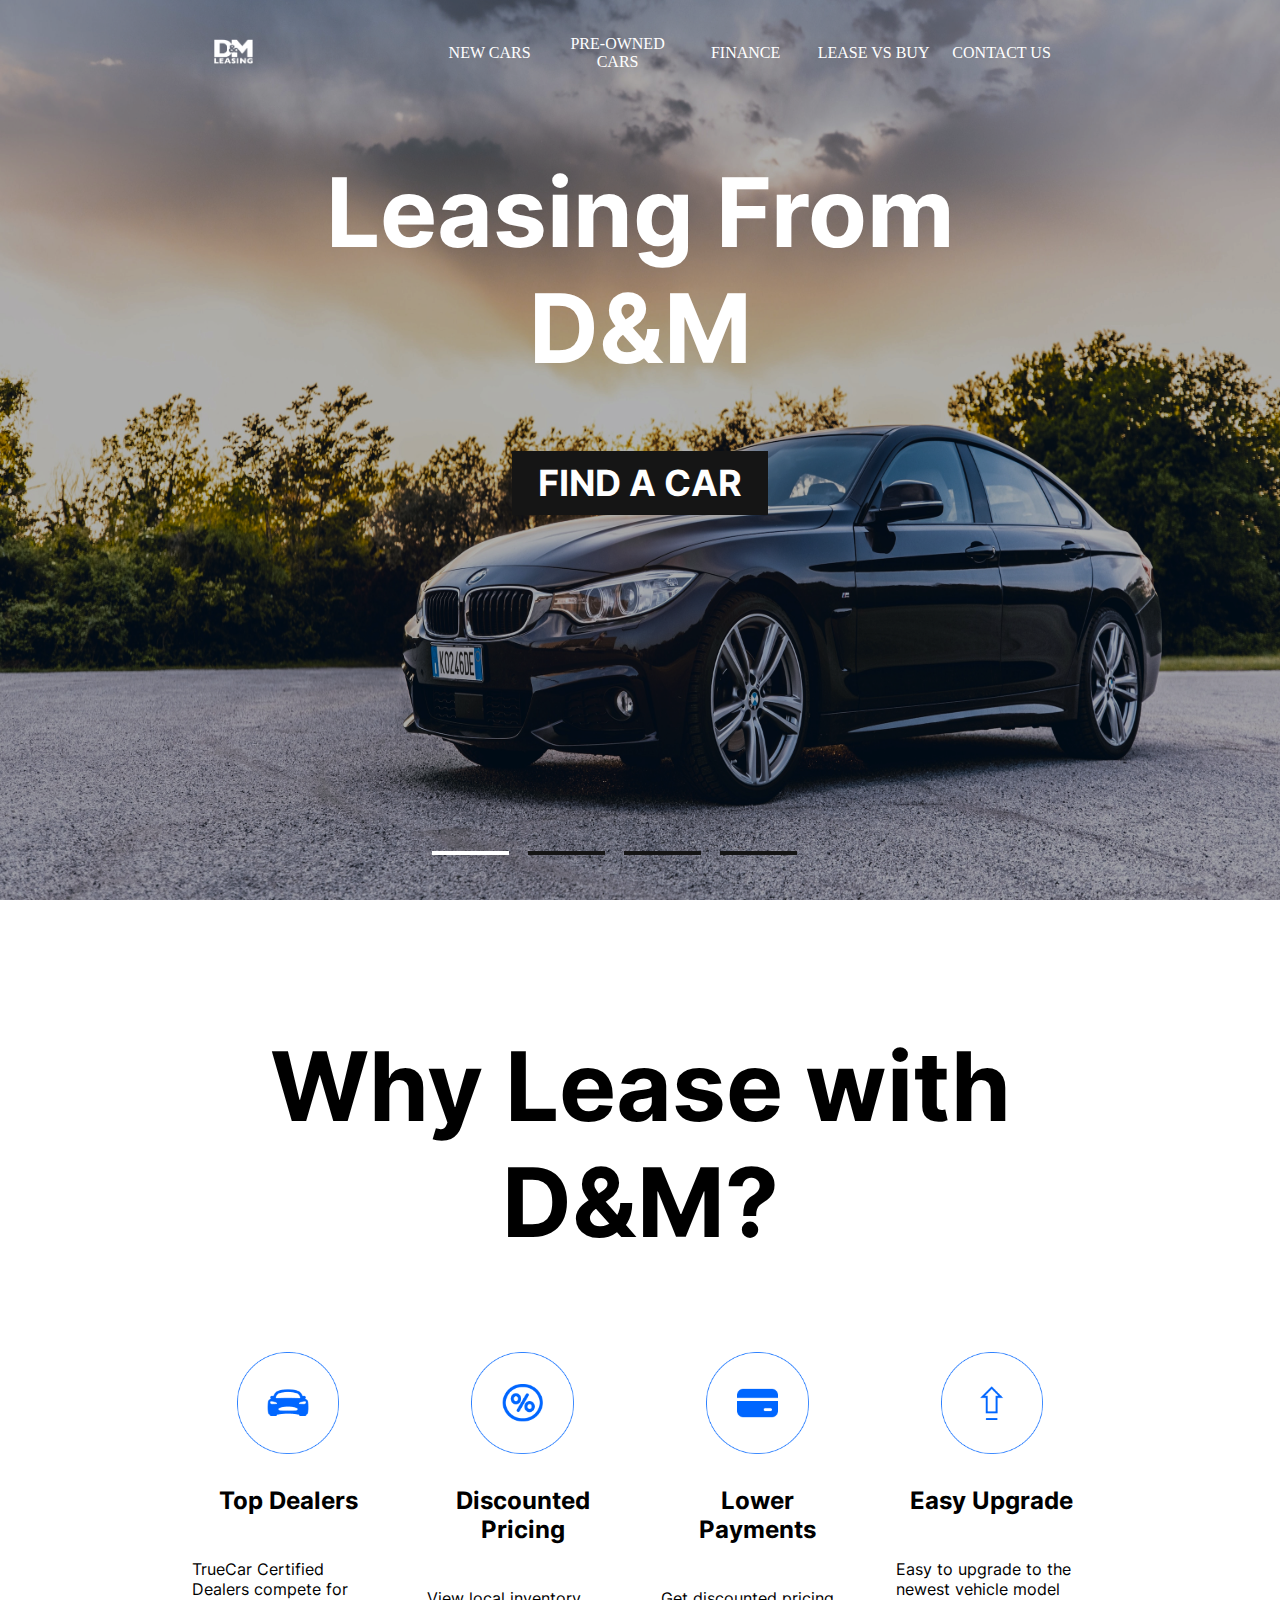
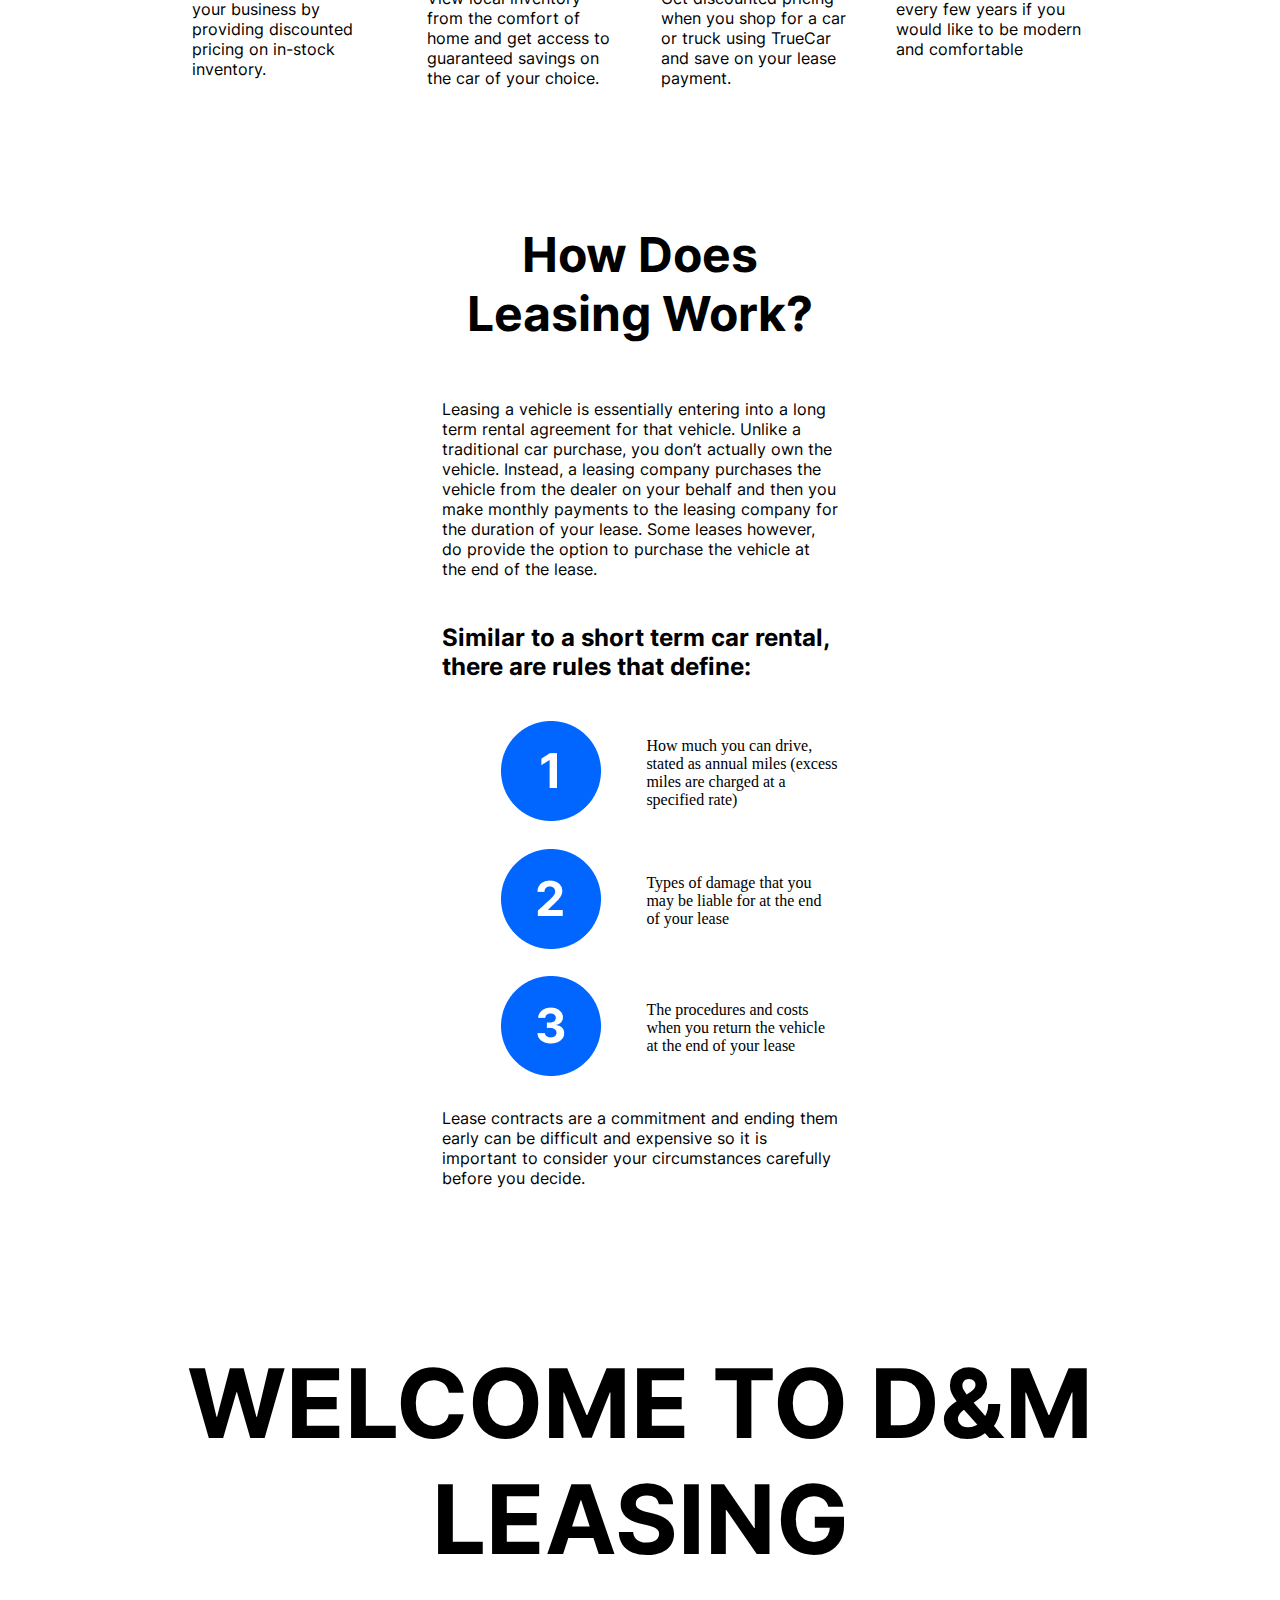
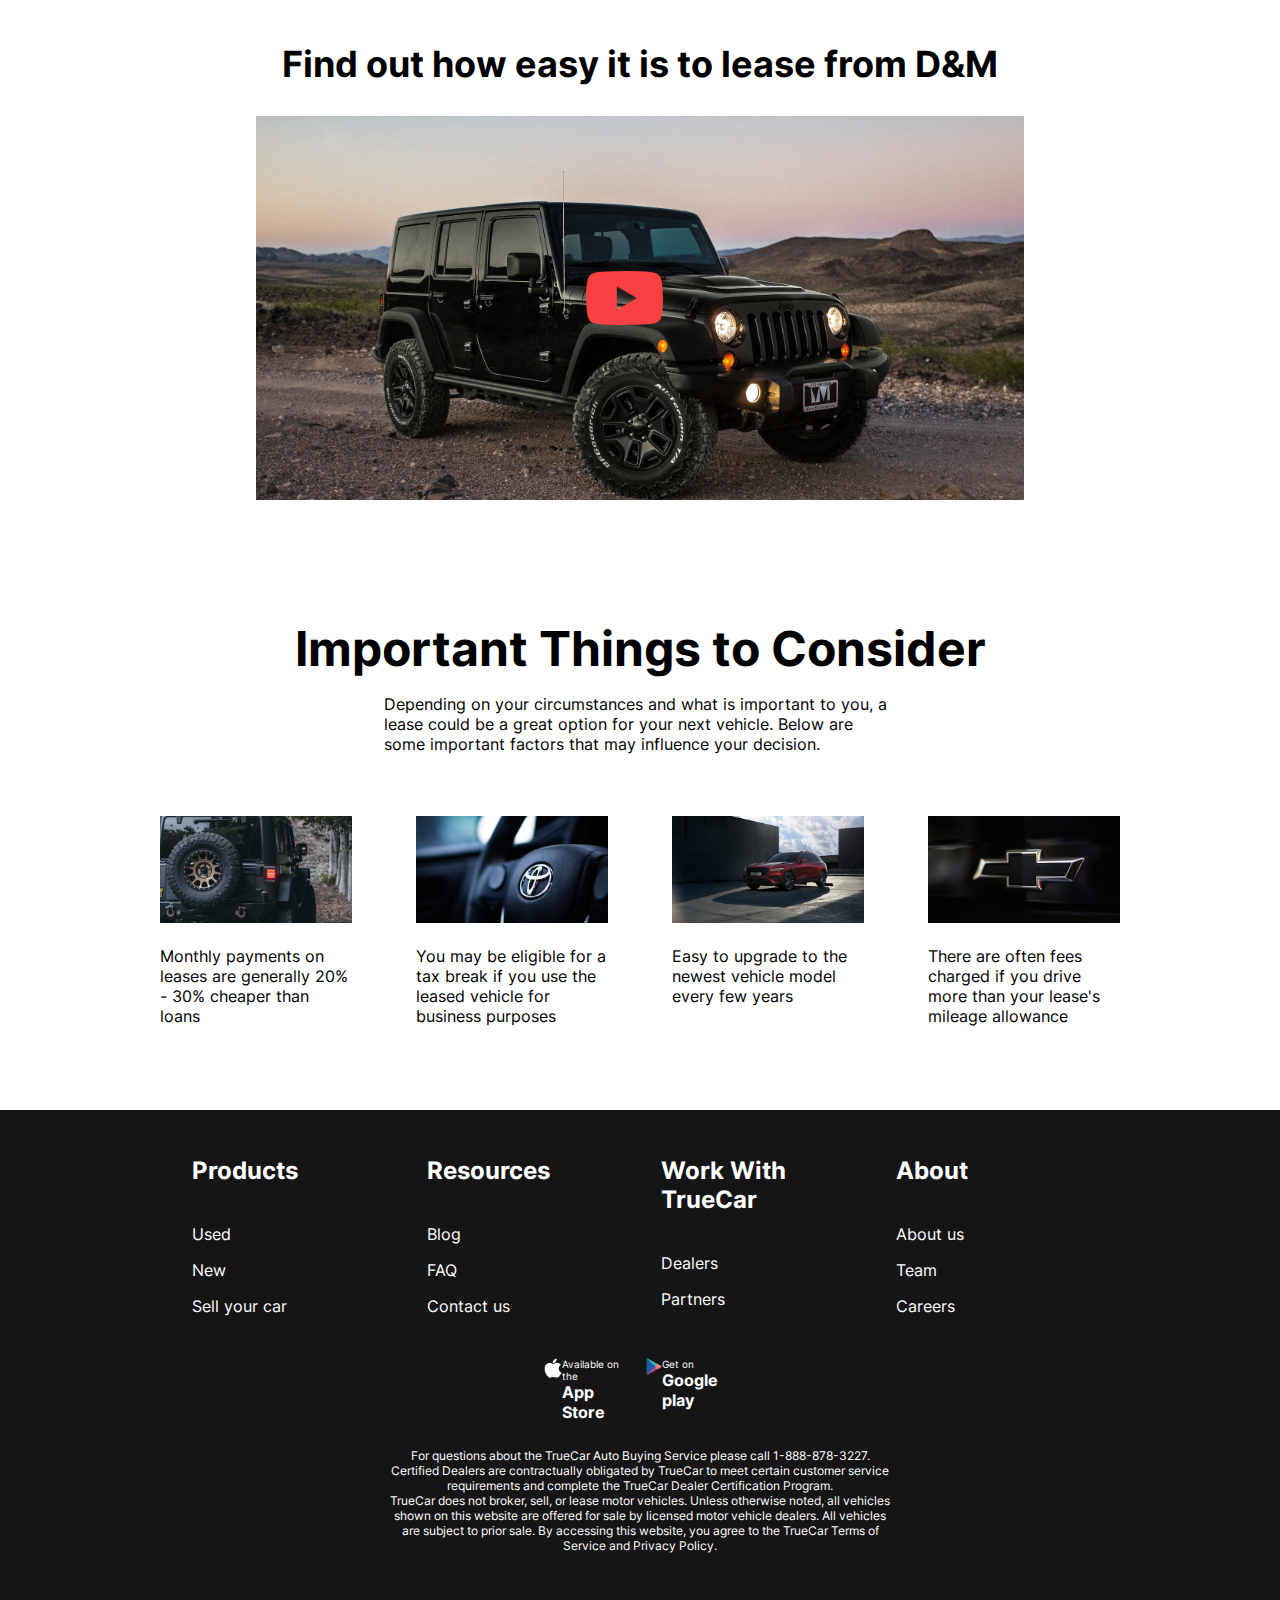
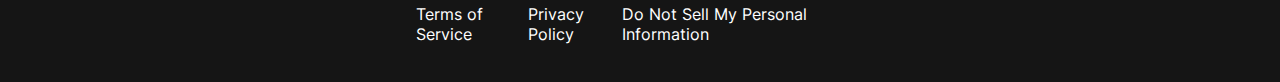
<file: index.html>
<!DOCTYPE html>
<html lang="en">

<head>
    <meta charset="UTF-8">
    <meta http-equiv="X-UA-Compatible" content="IE=edge">
    <meta name="viewport" content="width=device-width, initial-scale=1.0">
    <title>Leasing From D&M</title>
    <link rel="stylesheet" href="css/main_stylesheet.css">
    <link rel="shortcut icon" href="img/logo/Logo_D&M.png" type="image/x-icon">
</head>

<body>
    <section class="section-1">
        <header class="header">
            <div class="header__flex-container">
                <div class="header-flex-container__logo">
                    <img src="img/logo/Logo_D&M.png" alt="error-up-header-logo">
                </div>
                <nav class="header__navigation">
                    <div class="header-navigation__box-button">
                        <a href="html/new_cars.html">NEW CARS</a>
                    </div>
                    <div class="header-navigation__box-button">
                        <a href="#">PRE-OWNED CARS</a>
                    </div>
                    <div class="header-navigation__box-button">
                        <a href="#">FINANCE</a>
                    </div>
                    <div class="header-navigation__box-button">
                        <a href="#">LEASE VS BUY</a>
                    </div>
                    <div class="header-navigation__box-button">
                        <a href="html/contact.html">CONTACT US</a>
                    </div>
                </nav>
            </div>
        </header>
        <!-- Блок с слайдером абсолютное позиционирование -->
        <div class="section-1__slider-container">
            <div class="section-1-slider-container-inner-container__box-img-background-block" id="eventClickSlider">
            </div>
            <div class="section-1-slider-container__inner-container" id="sliderContainer">
                <div class="section-1-slider-container-inner-container__box-img">
                    <img src="img/section-1__cars-1.png" alt="error-section-1-slide-img" id="sliderBox1">
                </div>
                <div class="section-1-slider-container-inner-container__box-img">
                    <img src="img/section-1__cars-2.jpg" alt="error-section-1-slide-img" id="sliderBox2">
                </div>
                <div class="section-1-slider-container-inner-container__box-img">
                    <img src="img/section-1__cars-3.jpg" alt="error-section-1-slide-img" id="sliderBox3">
                </div>
                <div class="section-1-slider-container-inner-container__box-img">
                    <img src="img/section-1__cars-4.jpg" alt="error-section-1-slide-img" id="sliderBox4">
                </div>
            </div>
        </div>
        <!-- Блок с заголовоком и кнопкой -->
        <div class="section-1__heading">
            <h1>Leasing From D&M</h1>
            <div class="section-1-heading__button">
                <a href="#" class="all-a__button-style">FIND A CAR</a>
            </div>
        </div>
        <!--Допилить кнопки слайдера-->
        <div class="slider__button">
            <div class="slider-button__box slider-button__active" id="sliderButton1"></div>
            <div class="slider-button__box" id="sliderButton2"></div>
            <div class="slider-button__box" id="sliderButton3"></div>
            <div class="slider-button__box" id="sliderButton4"></div>
        </div>
    </section>
    <!--  -->
    <!-- section-2 <- advantages -->
    <section class="section-2">
        <div class="section-2__advantages">
            <div class="advantages__heading">
                <h1>Why Lease with D&M?</h1>
            </div>
            <div class="advantages__flex-container">
                <div class="advantages__box">
                    <div class="advantages-box__img">
                        <img src="img/advantages_img/Advantages__img-1.png" alt="error-upload-Advantages__img-1">
                    </div>
                    <div class="advantages-box__heading">
                        <h3>Top Dealers</h3>
                    </div>
                    <div class="advantages-box__text-content">
                        <p>TrueCar Certified Dealers compete for your business by providing discounted pricing on
                            in-stock inventory.</p>
                    </div>
                </div>
                <div class="advantages__box">
                    <div class="advantages-box__img">
                        <img src="img/advantages_img/Advantages__img-2.png" alt="error-upload-Advantages__img-1">
                    </div>
                    <div class="advantages-box__heading">
                        <h3>Discounted Pricing</h3>
                    </div>
                    <div class="advantages-box__text-content">
                        <p>View local inventory from the comfort of home and get access to guaranteed savings on the car
                            of your choice.</p>
                    </div>
                </div>
                <div class="advantages__box">
                    <div class="advantages-box__img">
                        <img src="img/advantages_img/Advantages__img-3.png" alt="error-upload-Advantages__img-1">
                    </div>
                    <div class="advantages-box__heading">
                        <h3>Lower Payments</h3>
                    </div>
                    <div class="advantages-box__text-content">
                        <p>Get discounted pricing when you shop for a car or truck using TrueCar and save on your lease
                            payment.</p>
                    </div>
                </div>
                <div class="advantages__box">
                    <div class="advantages-box__img">
                        <img src="img/advantages_img/Advantages__img-4.png" alt="error-upload-Advantages__img-1">
                    </div>
                    <div class="advantages-box__heading">
                        <h3>Easy Upgrade</h3>
                    </div>
                    <div class="advantages-box__text-content">
                        <p>Easy to upgrade to the newest vehicle model every few years if you would like to be modern
                            and comfortable</p>
                    </div>
                </div>
            </div>
        </div>
    </section>
    <section class="section-3">
        <div class="how-work">
            <div class="how-work__heading">
                <h1>How Does Leasing Work?</h1>
            </div>
            <div class="how-work__text-content">
                <p>Leasing a vehicle is essentially entering into a long term rental agreement for that vehicle. Unlike
                    a traditional car purchase, you don’t actually own the vehicle. Instead, a leasing company purchases
                    the vehicle from the dealer on your behalf and then you make monthly payments to the leasing company
                    for the duration of your lease. Some leases however, do provide the option to purchase the vehicle
                    at the end of the lease.</p>
            </div>
            <div class="how-work__h2">
                <h2>Similar to a short term car rental, there are rules that define:</h2>
            </div>
            <div class="how-work__container-to-flexis">
                <div class="how-work__flex-box">
                    <div class="how-work-flex-box__img">
                        <img src="img/how-work_img/how-work-img-1.png" alt="error-upload-how-work-img-1">
                    </div>
                    <div class="how-work-flex-box__text-content">
                        <p>How much you can drive, stated as annual miles (excess miles are charged at a specified rate)
                        </p>
                    </div>
                </div>
                <div class="how-work__flex-box">
                    <div class="how-work-flex-box__img">
                        <img src="img/how-work_img/how-work-img-2.png" alt="error-upload-how-work-img-2">
                    </div>
                    <div class="how-work-flex-box__text-content">
                        <p>Types of damage that you may be liable for at the end of your lease</p>
                    </div>
                </div>
                <div class="how-work__flex-box">
                    <div class="how-work-flex-box__img">
                        <img src="img/how-work_img/how-work-img-3.png" alt="error-upload-how-work-img-3">
                    </div>
                    <div class="how-work-flex-box__text-content">
                        <p>The procedures and costs when you return the vehicle at the end of your lease</p>
                    </div>
                </div>
            </div>
            <div class="how-work__end-text-content">
                <p>Lease contracts are a commitment and ending them early can be difficult and expensive so it is
                    important to consider your circumstances carefully before you decide.</p>
            </div>
        </div>
    </section>
    <section class="section-4">
        <div class="video">
            <div class="video__heading">
                <h1>WELCOME TO D&M LEASING</h1>
            </div>
            <div class="video__h2">
                <h2>Find out how easy it is to lease from D&M</h2>
            </div>
            <div class="video__box-img">
                <img src="img/box-video/video-img.png" alt="error-upload-video-img" class="video__box-img-1">
                <div class="video-box-img__button-open-module">
                    <img src="img/box-video/button-play.png" alt="error-upload-video-button-play"
                        class="video__box-img-2">
                </div>
            </div>
        </div>
    </section>
    <section class="section-5">
        <div class="important">
            <div class="important__heading">
                <h1>Important Things to Consider</h1>
            </div>
            <div class="important__text-content">
                <p>Depending on your circumstances and what is important to you, a lease could be a great option for
                    your next vehicle.
                    Below are some important factors that may influence your decision.</p>
            </div>
            <div class="important__flex-container">
                <div class="important-flex-container__box">
                    <div class="important-flex-container__box-img">
                        <img src="img/important/important-img-1.png" alt="error-upload-img-important-box">
                    </div>
                    <div class="important-flex-container__box-text-content">
                        <p>Monthly payments on leases are generally 20% - 30% cheaper than loans</p>
                    </div>
                </div>
                <div class="important-flex-container__box">
                    <div class="important-flex-container__box-img">
                        <img src="img/important/important-img-2.png" alt="error-upload-img-important-box">
                    </div>
                    <div class="important-flex-container__box-text-content">
                        <p>You may be eligible for a tax break if you use the leased vehicle for business purposes</p>
                    </div>
                </div>
                <div class="important-flex-container__box">
                    <div class="important-flex-container__box-img">
                        <img src="img/important/important-img-3.png" alt="error-upload-img-important-box">
                    </div>
                    <div class="important-flex-container__box-text-content">
                        <p>Easy to upgrade to the newest vehicle model every few years</p>
                    </div>
                </div>
                <div class="important-flex-container__box">
                    <div class="important-flex-container__box-img">
                        <img src="img/important/important-img-4.png" alt="error-upload-img-important-box">
                    </div>
                    <div class="important-flex-container__box-text-content">
                        <p>There are often fees charged if you drive more than your lease's mileage allowance</p>
                    </div>
                </div>
            </div>
        </div>
    </section>
    <footer class="footer">
        <div class="footer__flex-container">
            <div class="footer-flex__box">
                <div class="footer-flex-box__heading">
                    <h2>Products</h2>
                </div>
                <div class="footer-flex-box__p">
                    <p>Used</p>
                </div>
                <div class="footer-flex-box__p">
                    <p>New</p>
                </div>
                <div class="footer-flex-box__p">
                    <p>Sell your car</p>
                </div>
            </div>
            <div class="footer-flex__box">
                <div class="footer-flex-box__heading">
                    <h2>Resources</h2>
                </div>
                <div class="footer-flex-box__p">
                    <p>Blog</p>
                </div>
                <div class="footer-flex-box__p">
                    <p>FAQ</p>
                </div>
                <div class="footer-flex-box__p">
                    <p>Contact us</p>
                </div>
            </div>
            <div class="footer-flex__box">
                <div class="footer-flex-box__heading">
                    <h2>Work With TrueCar</h2>
                </div>
                <div class="footer-flex-box__p">
                    <p>Dealers</p>
                </div>
                <div class="footer-flex-box__p">
                    <p>Partners</p>
                </div>
            </div>
            <div class="footer-flex__box">
                <div class="footer-flex-box__heading">
                    <h2>About</h2>
                </div>
                <div class="footer-flex-box__p">
                    <p>About us</p>
                </div>
                <div class="footer-flex-box__p">
                    <p>Team</p>
                </div>
                <div class="footer-flex-box__p">
                    <p>Careers</p>
                </div>
            </div>
        </div>
        <div class="footer__flex-apple-android">
            <div class="footer-flex-apple-android__box">
                <div class="footer-flex-apple-android__box-img">
                    <img src="img/footer/Apple.png" alt="error">
                </div>
                <div class="footer-flex-apple-android__box-text">
                    <p>Available on the</p>
                    <h3>App Store</h3>
                </div>
            </div>
            <div class="footer-flex-apple-android__box">
                <div class="footer-flex-apple-android__box-img">
                    <img src="img/footer/Android.png" alt="error">
                </div>
                <div class="footer-flex-apple-android__box-text">
                    <p>Get on</p>
                    <h3>Google play</h3>
                </div>
            </div>
        </div>
        <div class="footer__text-content">
            <p>For questions about the TrueCar Auto Buying Service please call 1-888-878-3227.<br>
                Certified Dealers are contractually obligated by TrueCar to meet certain customer service requirements
                and complete the
                TrueCar Dealer Certification Program.<br>
                TrueCar does not broker, sell, or lease motor vehicles. Unless otherwise noted, all vehicles shown on
                this website are
                offered for sale by licensed motor vehicle dealers. All vehicles are subject to prior sale. By accessing
                this website,
                you agree to the TrueCar Terms of Service and Privacy Policy.</p>
        </div>
        <div class="footer__link">
            <div class="footer-link__box">
                <h2>Terms of Service</h2>
            </div>
            <div class="footer-link__box">
                <h2>Privacy Policy</h2>
            </div>
            <div class="footer-link__box">
                <h2>Do Not Sell My Personal Information</h2>
            </div>
        </div>
    </footer>
    <script src="js/slider.js"></script>
</body>

</html>
</file>
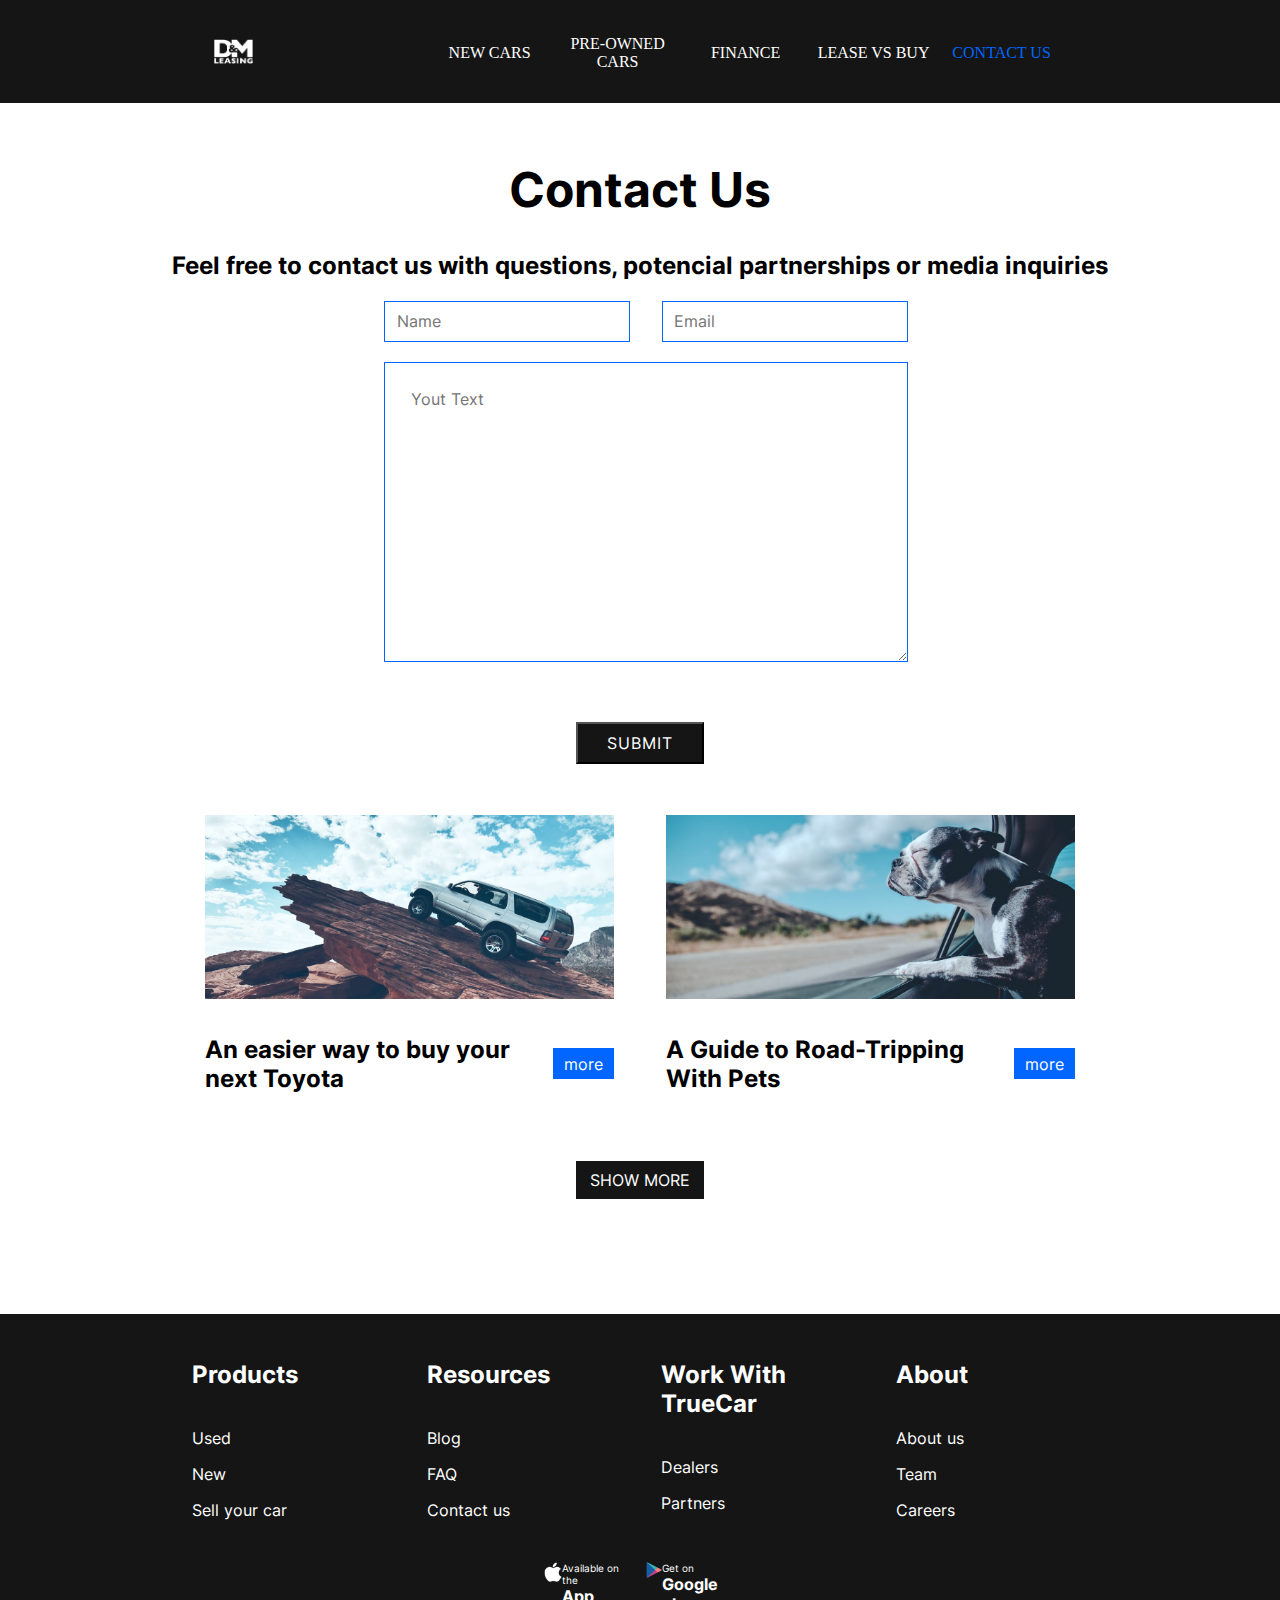
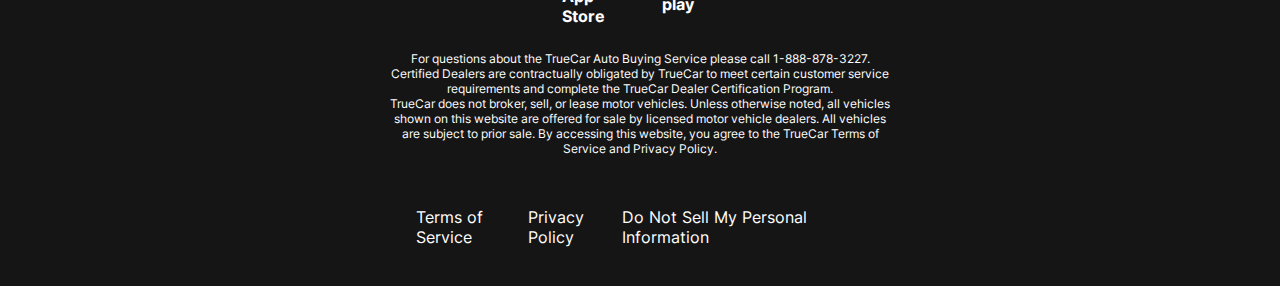
<file: html/contact.html>
<!DOCTYPE html>
<html lang="en">

<head>
    <meta charset="UTF-8">
    <meta http-equiv="X-UA-Compatible" content="IE=edge">
    <meta name="viewport" content="width=device-width, initial-scale=1.0">
    <title>Contact Us - Leasing From D&M</title>
    <link rel="stylesheet" href="../css/main_stylesheet.css">
    <link rel="shortcut icon" href="../img/logo/Logo_D&M.png" type="image/x-icon">
    <link rel="stylesheet" href="../css/contact_stylesheet.css">
    <link rel="stylesheet" href="../css/new_cars_stylesheet.css">
</head>

<body>
    <section class="contact__section-1">
        <header class="header header__background-black">
            <div class="header__flex-container">
                <div class="header-flex-container__logo">
                    <img src="../img/logo/Logo_D&M.png" alt="error-up-header-logo" style="cursor: pointer;" onclick="window.location.href = '../index.html'">
                </div>
                <nav class="header__navigation">
                    <div class="header-navigation__box-button">
                        <a href="new_cars.html">NEW CARS</a>
                    </div>
                    <div class="header-navigation__box-button">
                        <a href="#">PRE-OWNED CARS</a>
                    </div>
                    <div class="header-navigation__box-button">
                        <a href="#">FINANCE</a>
                    </div>
                    <div class="header-navigation__box-button">
                        <a href="#">LEASE VS BUY</a>
                    </div>
                    <div class="header-navigation__box-button">
                        <a href="#" style="color: #0066FF">CONTACT US</a>
                    </div>
                </nav>
            </div>
        </header>
        <div class="contact">
            <div class="contact__heading">
                <h1>Contact Us</h1>
            </div>
            <div class="contact__text-content">
                <h2>Feel free to contact us with questions, potencial partnerships or media inquiries</h2>
            </div>
            <form action="contact.html" method="get">
                <div class="contact__name-email">
                    <div class="contact__name">
                        <input type="text" name="name" placeholder="Name">
                    </div>
                    <div class="contact__email">
                        <input type="text" name="email" placeholder="Email">
                    </div>
                </div>
                <div class="contact__text-area">
                    <textarea name="Text" id="Text" placeholder="Yout Text"></textarea>
                </div>
                <div class="contact__submit">
                    <input type="submit" value="SUBMIT" onsubmit="alert('submit')">
                </div>
            </form>
        </div>
    </section>
    <section class="news">
        <div class="news__flex">
            <div class="news__box">
                <div class="news__box-img">
                    <img src="../img/cars//news_cars_img/news_cars_img-1.png" alt="error-upload-img">
                </div>
                <div class="news__box-flex">
                    <div class="news__box-flex-text">
                        <h3>An easier way to buy your next Toyota</h3>
                    </div>
                    <div class="news__box-flex-button">
                        <a href="#">more</a>
                    </div>
                </div>

            </div>
            <div class="news__box">
                <div class="news__box-img">
                    <img src="../img/cars//news_cars_img/news_cars_img-2.png" alt="error-upload-img">
                </div>
                <div class="news__box-flex">
                    <div class="news__box-flex-text">
                        <h3>A Guide to Road-Tripping With Pets</h3>
                    </div>
                    <div class="news__box-flex-button">
                        <a href="#">more</a>
                    </div>
                </div>
            </div>
        </div>
        <div class="cars__button">
            <a href="#">SHOW MORE</a>
        </div>
    </section>
    <footer class="footer">
        <div class="footer__flex-container">
            <div class="footer-flex__box">
                <div class="footer-flex-box__heading">
                    <h2>Products</h2>
                </div>
                <div class="footer-flex-box__p">
                    <p>Used</p>
                </div>
                <div class="footer-flex-box__p">
                    <p>New</p>
                </div>
                <div class="footer-flex-box__p">
                    <p>Sell your car</p>
                </div>
            </div>
            <div class="footer-flex__box">
                <div class="footer-flex-box__heading">
                    <h2>Resources</h2>
                </div>
                <div class="footer-flex-box__p">
                    <p>Blog</p>
                </div>
                <div class="footer-flex-box__p">
                    <p>FAQ</p>
                </div>
                <div class="footer-flex-box__p">
                    <p>Contact us</p>
                </div>
            </div>
            <div class="footer-flex__box">
                <div class="footer-flex-box__heading">
                    <h2>Work With TrueCar</h2>
                </div>
                <div class="footer-flex-box__p">
                    <p>Dealers</p>
                </div>
                <div class="footer-flex-box__p">
                    <p>Partners</p>
                </div>
            </div>
            <div class="footer-flex__box">
                <div class="footer-flex-box__heading">
                    <h2>About</h2>
                </div>
                <div class="footer-flex-box__p">
                    <p>About us</p>
                </div>
                <div class="footer-flex-box__p">
                    <p>Team</p>
                </div>
                <div class="footer-flex-box__p">
                    <p>Careers</p>
                </div>
            </div>
        </div>
        <div class="footer__flex-apple-android">
            <div class="footer-flex-apple-android__box">
                <div class="footer-flex-apple-android__box-img">
                    <img src="../img/footer/Apple.png" alt="error">
                </div>
                <div class="footer-flex-apple-android__box-text">
                    <p>Available on the</p>
                    <h3>App Store</h3>
                </div>
            </div>
            <div class="footer-flex-apple-android__box">
                <div class="footer-flex-apple-android__box-img">
                    <img src="../img/footer/Android.png" alt="error">
                </div>
                <div class="footer-flex-apple-android__box-text">
                    <p>Get on</p>
                    <h3>Google play</h3>
                </div>
            </div>
        </div>
        <div class="footer__text-content">
            <p>For questions about the TrueCar Auto Buying Service please call 1-888-878-3227.<br>
                Certified Dealers are contractually obligated by TrueCar to meet certain customer service requirements
                and complete the
                TrueCar Dealer Certification Program.<br>
                TrueCar does not broker, sell, or lease motor vehicles. Unless otherwise noted, all vehicles shown on
                this website are
                offered for sale by licensed motor vehicle dealers. All vehicles are subject to prior sale. By accessing
                this website,
                you agree to the TrueCar Terms of Service and Privacy Policy.</p>
        </div>
        <div class="footer__link">
            <div class="footer-link__box">
                <h2>Terms of Service</h2>
            </div>
            <div class="footer-link__box">
                <h2>Privacy Policy</h2>
            </div>
            <div class="footer-link__box">
                <h2>Do Not Sell My Personal Information</h2>
            </div>
        </div>
    </footer>
</body>

</html>
</file>
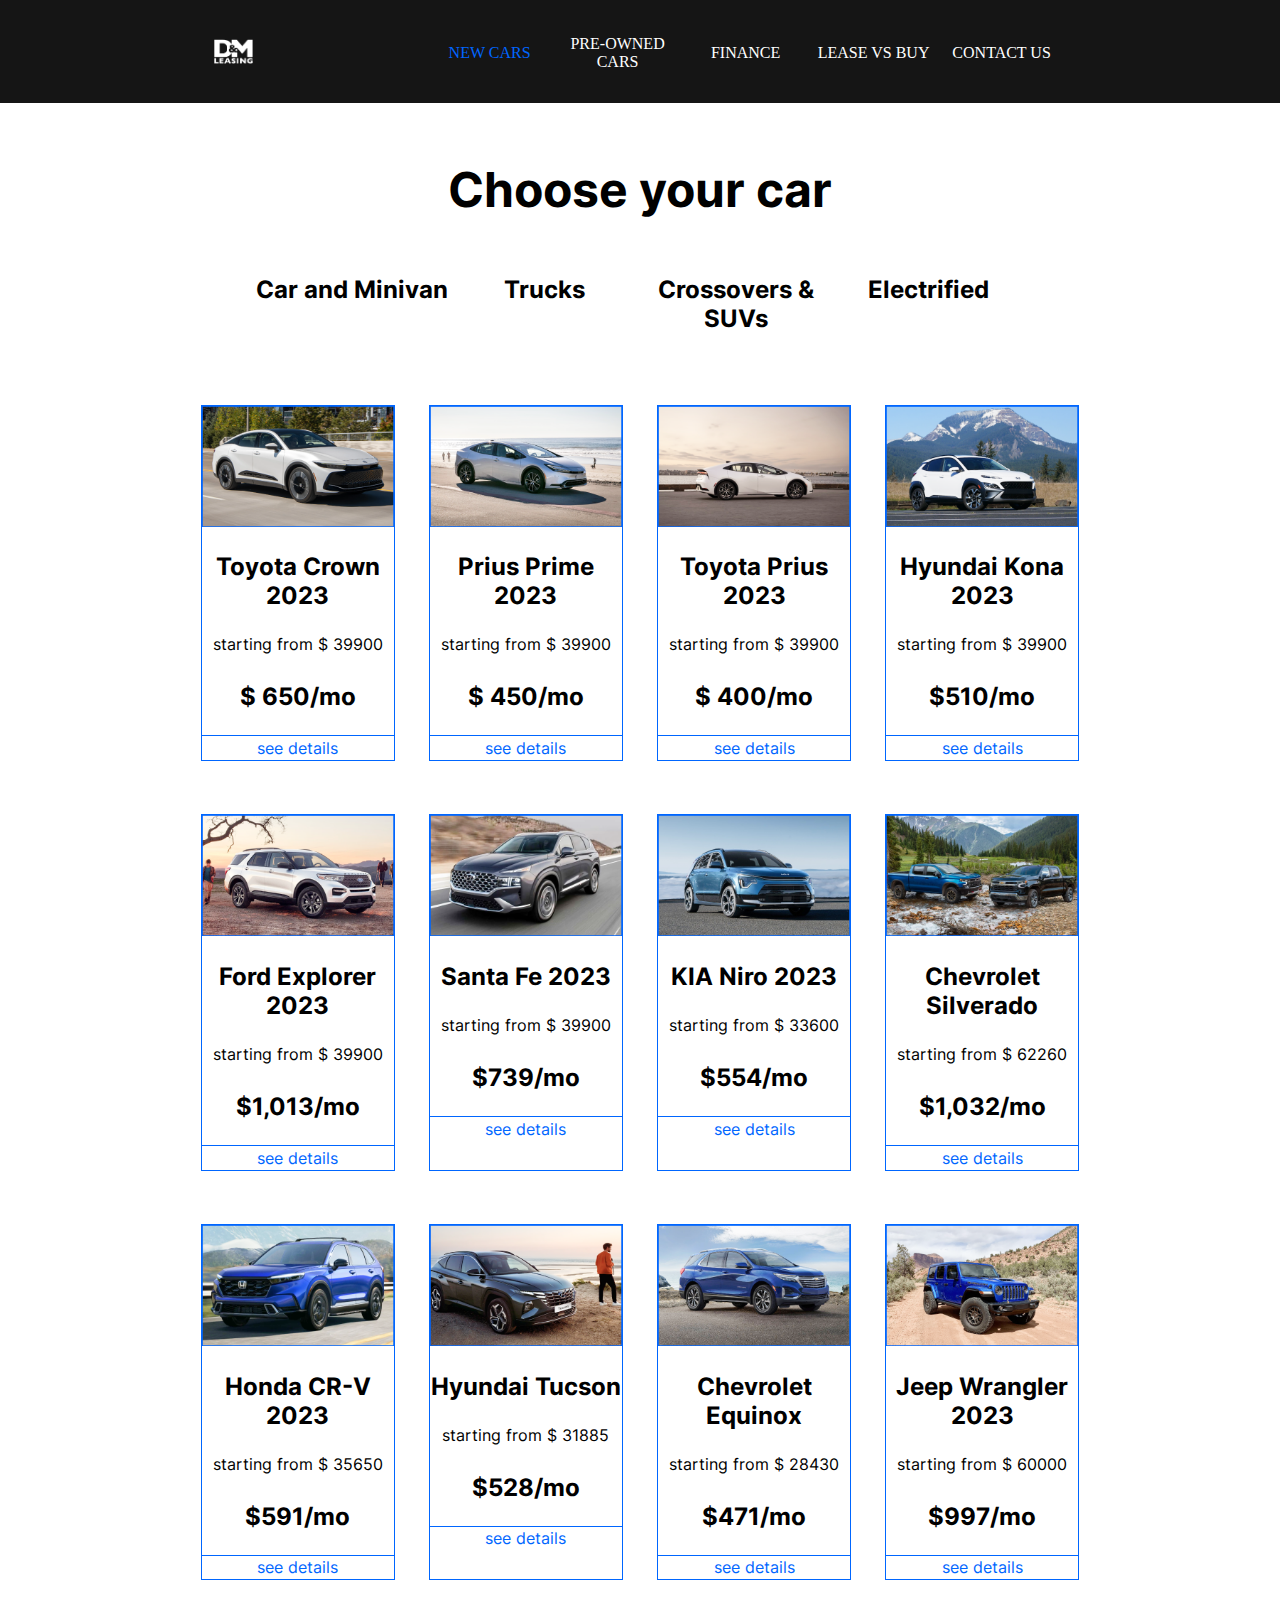
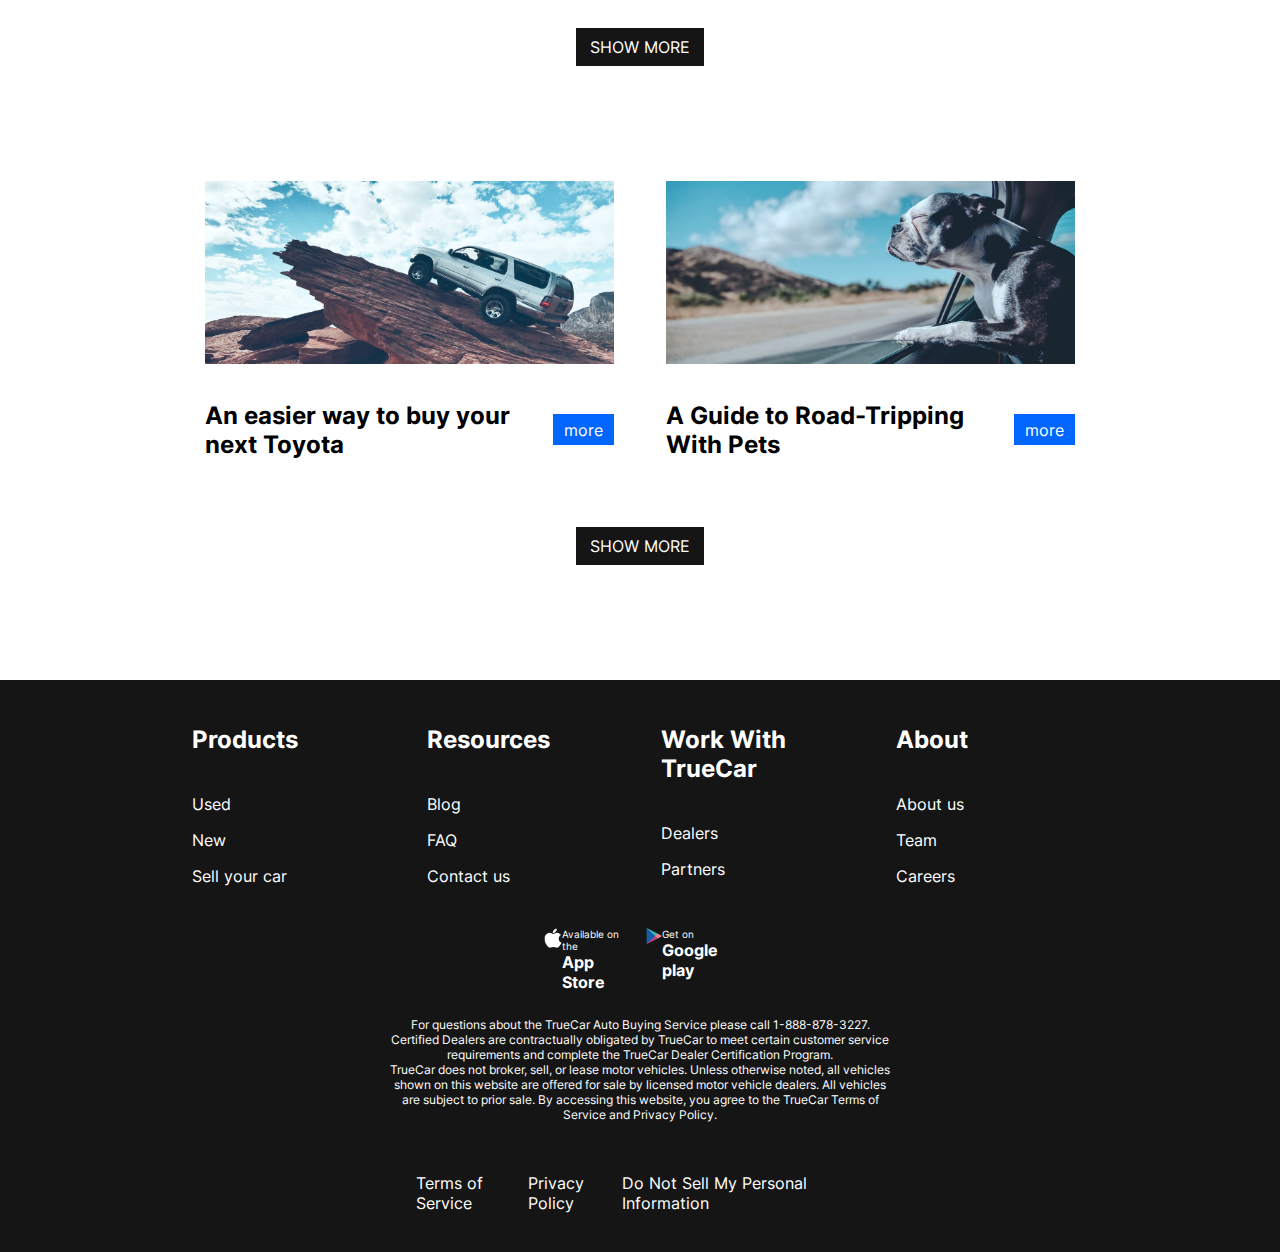
<file: html/new_cars.html>
<!DOCTYPE html>
<html lang="en">

<head>
    <meta charset="UTF-8">
    <meta http-equiv="X-UA-Compatible" content="IE=edge">
    <meta name="viewport" content="width=device-width, initial-scale=1.0">
    <title>New Cars - Leasing From D&M</title>
    <link rel="stylesheet" href="../css/main_stylesheet.css">
    <link rel="shortcut icon" href="../img/logo/Logo_D&M.png" type="image/x-icon">
    <link rel="stylesheet" href="../css/new_cars_stylesheet.css">
</head>

<body>
    <section class="new-car__section-1">
        <!-- header -->
        <header class="header header__background-black">
            <div class="header__flex-container">
                <div class="header-flex-container__logo">
                    <img src="../img/logo/Logo_D&M.png" alt="error-up-header-logo" style="cursor: pointer;" onclick="window.location.href = '../index.html'">
                </div>
                <nav class="header__navigation">
                    <div class="header-navigation__box-button">
                        <a href="#" style="color: #0066FF">NEW CARS</a>
                    </div>
                    <div class="header-navigation__box-button">
                        <a href="#">PRE-OWNED CARS</a>
                    </div>
                    <div class="header-navigation__box-button">
                        <a href="#">FINANCE</a>
                    </div>
                    <div class="header-navigation__box-button">
                        <a href="#">LEASE VS BUY</a>
                    </div>
                    <div class="header-navigation__box-button">
                        <a href="contact.html">CONTACT US</a>
                    </div>
                </nav>
            </div>
        </header>
        <!-- Каталог -->
        <div class="catalog">
            <div class="catalog__heading">
                <h1>Choose your car</h1>
            </div>
            <div class="catalog__filter">
                <div class="catalog__filter-box">
                    <h3>Car and Minivan</h3>
                </div>
                <div class="catalog__filter-box">
                    <h3>Trucks</h3>
                </div>
                <div class="catalog__filter-box">
                    <h3>Crossovers & SUVs</h3>
                </div>
                <div class="catalog__filter-box">
                    <h3>Electrified</h3>
                </div>
            </div>
            <!-- catalog__flex-container -->
            <div class="cars">
                <div class="cars__box">
                    <div class="cars__box-img">
                        <img src="../img/cars/catalog_car-1.png" alt="error-upload-car">
                    </div>
                    <div class="cars__box-heading">
                        <h2>Toyota Crown 2023</h2> <!-- Название модели-->
                    </div>
                    <div class="cars__box-starting">
                        <p>starting from $ 39900</p> <!--Стартовая цена-->
                    </div>
                    <div class="cars__box-price">
                        <h3>$ 650/mo</h3><!--Цена в месяц-->
                    </div>
                    <div class="cars__box-button">
                        <p>see details</p>
                    </div>
                </div>
                <div class="cars__box">
                    <div class="cars__box-img">
                        <img src="../img/cars/catalog_car-2.png" alt="error-upload-car">
                    </div>
                    <div class="cars__box-heading">
                        <h2>Prius Prime 2023</h2> <!-- Название модели-->
                    </div>
                    <div class="cars__box-starting">
                        <p>starting from $ 39900</p> <!--Стартовая цена-->
                    </div>
                    <div class="cars__box-price">
                        <h3>$ 450/mo</h3><!--Цена в месяц-->
                    </div>
                    <div class="cars__box-button">
                        <p>see details</p>
                    </div>
                </div>
                <div class="cars__box">
                    <div class="cars__box-img">
                        <img src="../img/cars/catalog_car-3.png" alt="error-upload-car">
                    </div>
                    <div class="cars__box-heading">
                        <h2>Toyota Prius 2023</h2> <!-- Название модели-->
                    </div>
                    <div class="cars__box-starting">
                        <p>starting from $ 39900</p> <!--Стартовая цена-->
                    </div>
                    <div class="cars__box-price">
                        <h3>$ 400/mo</h3><!--Цена в месяц-->
                    </div>
                    <div class="cars__box-button">
                        <p>see details</p>
                    </div>
                </div>
                <div class="cars__box">
                    <div class="cars__box-img">
                        <img src="../img/cars/catalog_car-4.png" alt="error-upload-car">
                    </div>
                    <div class="cars__box-heading">
                        <h2>Hyundai Kona 2023</h2> <!-- Название модели-->
                    </div>
                    <div class="cars__box-starting">
                        <p>starting from $ 39900</p> <!--Стартовая цена-->
                    </div>
                    <div class="cars__box-price">
                        <h3>$510/mo</h3><!--Цена в месяц-->
                    </div>
                    <div class="cars__box-button">
                        <p>see details</p>
                    </div>
                </div>
                <div class="cars__box">
                    <div class="cars__box-img">
                        <img src="../img/cars/catalog_car-5.png" alt="error-upload-car">
                    </div>
                    <div class="cars__box-heading">
                        <h2>Ford Explorer 2023</h2> <!-- Название модели-->
                    </div>
                    <div class="cars__box-starting">
                        <p>starting from $ 39900</p> <!--Стартовая цена-->
                    </div>
                    <div class="cars__box-price">
                        <h3>$1,013/mo</h3><!--Цена в месяц-->
                    </div>
                    <div class="cars__box-button">
                        <p>see details</p>
                    </div>
                </div>
                <div class="cars__box">
                    <div class="cars__box-img">
                        <img src="../img/cars/catalog_car-6.png" alt="error-upload-car">
                    </div>
                    <div class="cars__box-heading">
                        <h2>Santa Fe 2023</h2> <!-- Название модели-->
                    </div>
                    <div class="cars__box-starting">
                        <p>starting from $ 39900</p> <!--Стартовая цена-->
                    </div>
                    <div class="cars__box-price">
                        <h3>$739/mo</h3><!--Цена в месяц-->
                    </div>
                    <div class="cars__box-button">
                        <p>see details</p>
                    </div>
                </div>
                <div class="cars__box">
                    <div class="cars__box-img">
                        <img src="../img/cars/catalog_car-7.png" alt="error-upload-car">
                    </div>
                    <div class="cars__box-heading">
                        <h2>KIA Niro 2023</h2> <!-- Название модели-->
                    </div>
                    <div class="cars__box-starting">
                        <p>starting from $ 33600</p> <!--Стартовая цена-->
                    </div>
                    <div class="cars__box-price">
                        <h3>$554/mo</h3><!--Цена в месяц-->
                    </div>
                    <div class="cars__box-button">
                        <p>see details</p>
                    </div>
                </div>
                <div class="cars__box">
                    <div class="cars__box-img">
                        <img src="../img/cars/catalog_car-8.png" alt="error-upload-car">
                    </div>
                    <div class="cars__box-heading">
                        <h2>Chevrolet Silverado</h2> <!-- Название модели-->
                    </div>
                    <div class="cars__box-starting">
                        <p>starting from $ 62260</p> <!--Стартовая цена-->
                    </div>
                    <div class="cars__box-price">
                        <h3>$1,032/mo</h3><!--Цена в месяц-->
                    </div>
                    <div class="cars__box-button">
                        <p>see details</p>
                    </div>
                </div>
                <div class="cars__box">
                    <div class="cars__box-img">
                        <img src="../img/cars/catalog_car-9.png" alt="error-upload-car">
                    </div>
                    <div class="cars__box-heading">
                        <h2>Honda CR-V 2023</h2> <!-- Название модели-->
                    </div>
                    <div class="cars__box-starting">
                        <p>starting from $ 35650</p> <!--Стартовая цена-->
                    </div>
                    <div class="cars__box-price">
                        <h3>$591/mo</h3><!--Цена в месяц-->
                    </div>
                    <div class="cars__box-button">
                        <p>see details</p>
                    </div>
                </div>
                <div class="cars__box">
                    <div class="cars__box-img">
                        <img src="../img/cars/catalog_car-10.png" alt="error-upload-car">
                    </div>
                    <div class="cars__box-heading">
                        <h2>Hyundai Tucson</h2> <!-- Название модели-->
                    </div>
                    <div class="cars__box-starting">
                        <p>starting from $ 31885</p> <!--Стартовая цена-->
                    </div>
                    <div class="cars__box-price">
                        <h3>$528/mo</h3><!--Цена в месяц-->
                    </div>
                    <div class="cars__box-button">
                        <p>see details</p>
                    </div>
                </div>
                <div class="cars__box">
                    <div class="cars__box-img">
                        <img src="../img/cars/catalog_car-11.png" alt="error-upload-car">
                    </div>
                    <div class="cars__box-heading">
                        <h2>Chevrolet Equinox</h2> <!-- Название модели-->
                    </div>
                    <div class="cars__box-starting">
                        <p>starting from $ 28430</p> <!--Стартовая цена-->
                    </div>
                    <div class="cars__box-price">
                        <h3>$471/mo</h3><!--Цена в месяц-->
                    </div>
                    <div class="cars__box-button">
                        <p>see details</p>
                    </div>
                </div>
                <div class="cars__box">
                    <div class="cars__box-img">
                        <img src="../img/cars/catalog_car-12.png" alt="error-upload-car">
                    </div>
                    <div class="cars__box-heading">
                        <h2>Jeep Wrangler 2023</h2> <!-- Название модели-->
                    </div>
                    <div class="cars__box-starting">
                        <p>starting from $ 60000</p> <!--Стартовая цена-->
                    </div>
                    <div class="cars__box-price">
                        <h3>$997/mo</h3><!--Цена в месяц-->
                    </div>
                    <div class="cars__box-button">
                        <p>see details</p>
                    </div>
                </div>
            </div>
            <div class="cars__button">
                <a href="#">SHOW MORE</a>
            </div>
        </div>
    </section>
    <section class="news">
        <div class="news__flex">
            <div class="news__box">
                <div class="news__box-img">
                    <img src="../img/cars//news_cars_img/news_cars_img-1.png" alt="error-upload-img">
                </div>
                <div class="news__box-flex">
                    <div class="news__box-flex-text">
                        <h3>An easier way to buy your next Toyota</h3>
                    </div>
                    <div class="news__box-flex-button">
                        <a href="#">more</a>
                    </div>
                </div>
                
            </div>
            <div class="news__box">
                <div class="news__box-img">
                    <img src="../img/cars//news_cars_img/news_cars_img-2.png" alt="error-upload-img">
                </div>
                <div class="news__box-flex">
                    <div class="news__box-flex-text">
                        <h3>A Guide to Road-Tripping With Pets</h3>
                    </div>
                    <div class="news__box-flex-button">
                        <a href="#">more</a>
                    </div>
                </div>
            </div>
        </div>
        <div class="cars__button">
            <a href="#">SHOW MORE</a>
        </div>
    </section>
    <!-- footer -->
    <footer class="footer">
        <div class="footer__flex-container">
            <div class="footer-flex__box">
                <div class="footer-flex-box__heading">
                    <h2>Products</h2>
                </div>
                <div class="footer-flex-box__p">
                    <p>Used</p>
                </div>
                <div class="footer-flex-box__p">
                    <p>New</p>
                </div>
                <div class="footer-flex-box__p">
                    <p>Sell your car</p>
                </div>
            </div>
            <div class="footer-flex__box">
                <div class="footer-flex-box__heading">
                    <h2>Resources</h2>
                </div>
                <div class="footer-flex-box__p">
                    <p>Blog</p>
                </div>
                <div class="footer-flex-box__p">
                    <p>FAQ</p>
                </div>
                <div class="footer-flex-box__p">
                    <p>Contact us</p>
                </div>
            </div>
            <div class="footer-flex__box">
                <div class="footer-flex-box__heading">
                    <h2>Work With TrueCar</h2>
                </div>
                <div class="footer-flex-box__p">
                    <p>Dealers</p>
                </div>
                <div class="footer-flex-box__p">
                    <p>Partners</p>
                </div>
            </div>
            <div class="footer-flex__box">
                <div class="footer-flex-box__heading">
                    <h2>About</h2>
                </div>
                <div class="footer-flex-box__p">
                    <p>About us</p>
                </div>
                <div class="footer-flex-box__p">
                    <p>Team</p>
                </div>
                <div class="footer-flex-box__p">
                    <p>Careers</p>
                </div>
            </div>
        </div>
        <div class="footer__flex-apple-android">
            <div class="footer-flex-apple-android__box">
                <div class="footer-flex-apple-android__box-img">
                    <img src="../img/footer/Apple.png" alt="error">
                </div>
                <div class="footer-flex-apple-android__box-text">
                    <p>Available on the</p>
                    <h3>App Store</h3>
                </div>
            </div>
            <div class="footer-flex-apple-android__box">
                <div class="footer-flex-apple-android__box-img">
                    <img src="../img/footer/Android.png" alt="error">
                </div>
                <div class="footer-flex-apple-android__box-text">
                    <p>Get on</p>
                    <h3>Google play</h3>
                </div>
            </div>
        </div>
        <div class="footer__text-content">
            <p>For questions about the TrueCar Auto Buying Service please call 1-888-878-3227.<br>
                Certified Dealers are contractually obligated by TrueCar to meet certain customer service requirements
                and complete the
                TrueCar Dealer Certification Program.<br>
                TrueCar does not broker, sell, or lease motor vehicles. Unless otherwise noted, all vehicles shown on
                this website are
                offered for sale by licensed motor vehicle dealers. All vehicles are subject to prior sale. By accessing
                this website,
                you agree to the TrueCar Terms of Service and Privacy Policy.</p>
        </div>
        <div class="footer__link">
            <div class="footer-link__box">
                <h2>Terms of Service</h2>
            </div>
            <div class="footer-link__box">
                <h2>Privacy Policy</h2>
            </div>
            <div class="footer-link__box">
                <h2>Do Not Sell My Personal Information</h2>
            </div>
        </div>
    </footer>
</body>

</html>
</file>
<file: css/main_stylesheet.css>
@font-face {
    font-family: Inter;
    src: url("../font/Inter-Regular.ttf");
    font-weight: 400;
}

@font-face {
    font-family: Inter;
    src: url("../font/Inter-Bold.ttf");
    font-weight: 700;
}

body {
    margin: 0;
    padding: 0;
    outline: none;
    border: 0;
    overflow-x: hidden;
}

/* SECTION I AND HEADER */
.section-1 {
    display: block;
    position: relative;
    width: 100vw;
    height: 100vh;
    overflow-y: hidden;
}

.header {
    display: block;
    position: absolute;
    width: 100%;
    height: 10vh;
    z-index: 1000;
    padding-top: 1%;
}

.header__background-black {
    background-color: #151515;
}

.header__flex-container {
    display: flex;
    flex-wrap: nowrap;
    justify-content: space-around;
    width: 80vw;
    height: 90%;
    margin: 0 auto;
    align-items: center;
}

.header-flex-container__logo {
    display: block;
    width: 3vw;
    height: auto;
}

.header-flex-container__logo img {
    width: 100%;
    height: auto;
}

.header__navigation {
    display: flex;
    flex-wrap: nowrap;
    justify-content: space-between;
    align-items: center;
}

.header-navigation__box-button {
    display: block;
    width: 10vw;
    height: auto;
    text-align: center;
}

.header-navigation__box-button a {
    text-decoration: none;
    color: white;
}

.section-1__slider-container {
    display: block;
    position: relative;
    width: 100vw;
    height: auto;
    overflow: hidden;
    user-select: none;

}

.section-1-slider-container__inner-container {
    display: flex;
    flex-wrap: nowrap;
    width: 400vw;
    user-select: none;
    transition: .1s;
}

.section-1-slider-container-inner-container__box-img {
    display: block;
    width: 100vw;
    height: 101vh;
    user-select: none;
}

.section-1-slider-container-inner-container__box-img img {
    width: 100%;
    height: 100%;
    user-select: none;
}

.section-1-slider-container-inner-container__box-img-background-block {
    display: block;
    position: absolute;
    z-index: 1;
    width: 100vw;
    height: 101vh;
    user-select: none;
    background-color: rgba(0, 0, 0, 0.3);
}

.slider__button {
    display: flex;
    justify-content: space-around;
    position: absolute;
    width: 30vw;
    height: auto;
    bottom: 5%;
    right: 0;
    left: 33vw;
    z-index: 110;
}

.slider-button__box {
    display: block;
    width: 6vw;
    height: 4px;
    background-color: #151515;
    cursor: pointer;
}

.slider-button__active {
    background-color: white;
}

.section-1__heading {
    display: block;
    position: absolute;
    width: 50vw;
    height: auto;
    z-index: 1100;
    top: 10%;
    left: 50%;
    right: 30%;
    margin-left: -25vw;
    text-align: center;
}

.section-1__heading h1 {
    font-family: Inter, sans-serif;
    font-weight: 700;
    color: white;
    font-size: 96px;
}

.section-1-heading__button {
    display: block;
    background-color: #151515;
    width: 20vw;
    text-align: center;
    margin: 0 auto;
    transition: .1s;
}

.section-1-heading__button:hover {
    background-color: #0066FF;
}

.section-1-heading__button a {
    display: block;
    text-decoration: none;
    font-family: Inter, sans-serif;
    font-weight: 700;
    color: white;
    font-size: 36px;
    padding: 4%;
}

/* .all-a__button-style {} */

.section-2 {
    display: block;
    width: 100vw;
    height: auto;
    padding-top: 5%;
    padding-bottom: 5%;
}

.section-2__advantages {
    display: block;
    width: 70vw;
    height: auto;
    margin: 0 auto;
}

.advantages__heading {
    display: block;
    width: 100%;
    height: auto;
    text-align: center;
    padding-bottom: 3%;
}

.advantages__heading {
    font-family: Inter;
    font-weight: 700;
    font-size: 48px;
}

.advantages__flex-container {
    display: flex;
    flex-wrap: nowrap;
    justify-content: space-between;
    width: 100%;
    height: auto;
}

.advantages__box {
    display: block;
    width: 15vw;
    height: auto;
}

.advantages-box__img {
    display: block;
    width: 8vw;
    height: auto;
    margin: 0 auto;
}

.advantages-box__img img {
    width: 100%;
    height: auto;
}

.advantages-box__heading {
    display: block;
    width: 100%;
    text-align: center;
    padding-top: 2%;
    padding-bottom: 2%;
}

.advantages-box__heading h3 {
    font-family: Inter, sans-serif;
    font-weight: 700;
    font-size: 24px;
}

.advantages-box__text-content {
    width: 100%;
}

.advantages-box__text-content p {
    font-family: Inter, sans-serif;
    font-weight: 400;
    font-size: 16px;
}

.section-3 {
    display: block;
    width: 100vw;
    height: auto;
    padding-top: 2%;
    padding-bottom: 2%;

}

.how-work {
    display: block;
    width: 31vw;
    height: auto;
    margin: 0 auto;
}

.how-work__heading {
    display: block;
    width: 100%;
    height: auto;
    text-align: center;
    padding-bottom: 2%;
}

.how-work__heading h1 {
    font-family: Inter, sans-serif;
    font-weight: 700;
    font-size: 48px;
}

.how-work__text-content {
    display: block;
    width: 100%;
    height: auto;
    padding-bottom: 2%;
}

.how-work__text-content p {
    font-family: Inter, sans-serif;
    font-weight: 400;
    font-size: 16px;
}

.how-work__h2 {
    display: block;
    width: 100%;
    height: auto;
    padding-bottom: 2%;
}

.how-work__h2 h2 {
    font-family: Inter, sans-serif;
    font-weight: 700;
    font-size: 24px;
}

.how-work__container-to-flexis {
    display: block;
    width: 100%;
    height: auto;
}

.how-work__flex-box {
    display: flex;
    flex-wrap: nowrap;
    justify-content: space-between;
    align-items: center;
    padding-top: 3%;
    padding-bottom: 3%;
}

.how-work-flex-box__img {
    display: block;
    width: auto;
    height: auto;
    padding-left: 15%;
}

.how-work-flex-box__img img {
    width: 100px;
    height: 100px;
}

.how-work-flex-box__text-content {
    display: block;
    width: 15vw;
    height: auto;
}

.how-work__end-text-content {
    display: block;
    width: 100%;
    height: auto;
}

.how-work__end-text-content p {
    font-family: Inter;
    font-weight: 400;
    font-size: 16px;
}

.section-4 {
    display: block;
    width: 100%;
    height: auto;
    padding-top: 4%;
    padding-bottom: 4%;
}

.video {
    display: block;
    width: 80vw;
    height: auto;
    margin: 0 auto;
}

.video__heading {
    display: block;
    width: 100%;
    text-align: center;
}

.video__heading {
    font-family: Inter, sans-serif;
    font-weight: 700;
    font-size: 48px;
}

.video__h2 {
    display: block;
    width: 100%;
    text-align: center;
}

.video__h2 {
    font-family: Inter, sans-serif;
    font-weight: 700;
    font-size: 24px;
}

.video__box-img {
    display: block;
    position: relative;
    width: 60vw;
    height: auto;
    margin: 0 auto;
}

.video__box-img .video__box-img-1 {
    width: 100%;
    height: auto;
}

.video-box-img__button-open-module {
    display: block;
    position: absolute;
    top: 40%;
    left: 43%;
    right: 45%;
}

.video-box-img__button-open-module .video__box-img-2 {
    width: 6vw;
    height: auto;
    cursor: pointer;
}

.section-5 {
    display: block;
    width: 100vw;
    height: auto;
    padding-top: 5%;
    padding-bottom: 5%;
}

.important {
    display: block;
    width: 90vw;
    height: auto;
    margin: 0 auto;
}

.important__heading {
    display: block;
    width: 100%;
    height: auto;
    text-align: center;
}

.important__heading h1 {
    font-family: Inter, sans-serif;
    font-weight: 700;
    font-size: 48px;
    margin: 0;
}

.important__text-content {
    display: block;
    width: 40vw;
    height: auto;
    margin: 0 auto;
    text-align: left;
}

.important__text-content p {
    font-family: Inter, sans-serif;
    font-weight: 400;
    font-size: 16px;
}

.important__flex-container {
    display: flex;
    flex-wrap: nowrap;
    justify-content: space-between;
    width: 75vw;
    height: auto;
    margin: 0 auto;
    padding-top: 4%;
}

.important-flex-container__box {
    display: block;
    width: 15vw;
    height: auto;

}

.important-flex-container__box-img {
    width: 100%;
    height: auto;
}

.important-flex-container__box-img img {
    width: 100%;
    height: auto;
}

.important-flex-container__box-text-content {
    display: block;
    padding-top: 2%;
    padding-bottom: 2%;
}

.important-flex-container__box-text-content p {
    font-family: Inter, sans-serif;
    font-weight: 400;
    font-size: 16px;
}

.footer {
    display: block;
    background-color: #151515;
    width: 100vw;
    height: auto;
    color: white;
    padding-top: 2%;
}

.footer__flex-container {
    display: flex;
    flex-wrap: nowrap;
    justify-content: space-between;
    width: 70vw;
    height: auto;
    margin: 0 auto;
}

.footer-flex__box {
    display: block;
    width: 15vw;
    height: auto;
}

.footer-flex-box__heading {
    width: 100%;
    padding-bottom: 2%;
}

.footer-flex-box__heading h2 {
    font-family: Inter, sans-serif;
    font-weight: 700;
    font-size: 24px;
}

.footer-flex-box__p {
    display: block;
    width: 100%;
}

.footer-flex-box__p p {
    font-family: Inter, sans-serif;
    font-weight: 400;
    font-size: 16px;
}

.footer__flex-apple-android {
    display: flex;
    flex-wrap: nowrap;
    justify-content: space-between;
    width: 15vw;
    height: auto;
    margin: 2% auto;
}

.footer-flex-apple-android__box {
    display: flex;
    flex-wrap: nowrap;
    justify-content: space-around;
    width: 7vw;
    height: auto;
}

.footer-flex-apple-android__box-img {
    display: block;
    width: 1.5vw;
    height: auto;
}

.footer-flex-apple-android__box-img img {
    width: 100%;
    height: auto;
}

.footer-flex-apple-android__box-text {
    display: block;
    margin: 0;
    text-align: left;
}

.footer-flex-apple-android__box-text p {
    margin: 0;
    text-align: left;
    font-family: Inter, sans-serif;
    font-weight: 400;
    font-size: 10px;
}

.footer-flex-apple-android__box-text h3 {
    margin: 0;
    text-align: left;
    font-family: Inter, sans-serif;
    font-weight: 700;
    font-size: 16px;
}

.footer__text-content {
    display: block;
    width: 40vw;
    height: auto;
    margin: 0 auto;
    text-align: center;
    color: white;
    padding-bottom: 2%;
}

.footer__text-content p {
    font-family: Inter, sans-serif;
    font-weight: 400;
    font-size: 12px;
}

.footer__link {
    display: flex;
    flex-wrap: nowrap;
    justify-content: space-between;
    width: 35vw;
    height: auto;
    margin: 0 auto;
    padding-bottom: 2%;
}

.footer-link__box {
    display: block;
}

.footer-link__box h2 {
    font-family: Inter, sans-serif;
    font-weight: 400;
    font-size: 16px;
}
</file>
<file: css/contact_stylesheet.css>
.contact__section-1 {
    display: block;
    width: 100vw;
    height: auto;
}

.contact {
    display: block;
    width: 80vw;
    height: auto;
    margin: 0 auto;
    padding-top: 10%;
}

.contact__heading {
    display: block;
    width: 100%;
    height: auto;
    text-align: center;
}

.contact__heading h1 {
    font-family: Inter, sans-serif;
    font-weight: 700;
    font-size: 48px;
}

.contact__text-content {
    display: block;
    width: 100%;
    height: auto;
    text-align: center;
}

.contact__text-content h2 {
    font-family: Inter, sans-serif;
    font-weight: 700;
    font-size: 24px;
}

.contact__name-email {
    display: flex;
    flex-wrap: nowrap;
    justify-content: space-between;
    width: 40vw;
    height: auto;
    margin: 2% auto;
}

.contact__name {
    display: block;
}

.contact__name input {
    display: block;
    text-decoration: none;
    border: 1px solid #0066FF;
    width: 18vw;
    height: auto;
    padding-top: 4%;
    padding-bottom: 4%;
    font-family: Inter, sans-serif;
    font-weight: 400;
    font-size: 16px;
    padding-left: 5%;
}

/* .contact__name input::placeholder {
    padding-left: 5%;
} */

.contact__name input:focus {
    text-decoration: none;
    outline: none;
    border: 1px solid #0066FF;
}

.contact__email {
    display: block;
}

.contact__email input {
    display: block;
    text-decoration: none;
    border: 1px solid #0066FF;
    width: 18vw;
    height: auto;
    padding-top: 4%;
    padding-bottom: 4%;
    font-family: Inter, sans-serif;
    font-weight: 400;
    font-size: 16px;
    padding-left: 5%;
}

/* .contact__email input::placeholder {
    padding-left: 5%;
} */

.contact__email input:focus {
    text-decoration: none;
    outline: none;
    border: 1px solid #0066FF;
}

.contact__text-area {
    display: block;
    width: 40vw;
    height: 40vh;
    margin: 0 auto;
}

.contact__text-area textarea {
    display: block;
    width: 38.6vw;
    height: 30vh;
    border: 1px solid #0066FF;
    padding-top: 5%;
    padding-left: 5%;
    font-family: Inter, sans-serif;
    font-weight: 400;
    font-size: 16px;
}

.contact__text-area textarea:focus {
    text-decoration: none;
    outline: none;
    border: 1px solid #0066FF;
}

.contact__submit {
    display: block;
    background-color: #151515;
    width: 10vw;
    text-align: center;
    margin: 0 auto;
}

.contact__submit input:hover {
    background-color: #0066FF;
    border: 1px solid #0066FF;
}

.contact__submit input {
    display: block;
    width: 100%;
    background-color: #151515;
    text-align: center;
    text-decoration: none;
    font-family: Inter, sans-serif;
    font-weight: 400;
    color: white;
    font-size: 16px;
    padding: 7%;
    cursor: pointer;
    letter-spacing: 1px;
    transition: .1s;
}
</file>
<file: css/new_cars_stylesheet.css>
.new-car__section-1 {
    display: block;
    width: 100vw;
    height: auto;
}

.catalog {
    display: block;
    width: 80vw;
    height: auto;
    margin: 0 auto;
    padding-top: 10%;
    padding-bottom: 5%;
}

.catalog__heading {
    display: block;
    width: 100%;
    height: auto;
    text-align: center;
}

.catalog__heading h1 {
    font-family: Inter, sans-serif;
    font-weight: 700;
    font-size: 48px;
}

.catalog__filter {
    display: flex;
    flex-wrap: nowrap;
    justify-content: space-around;
    width: 60vw;
    height: auto;
    margin: 0 auto;
}

.catalog__filter-box {
    display: block;
    width: 15vw;
    height: auto;
    text-align: center;
}

.catalog__filter h3 {
    font-family: Inter, sans-serif;
    font-weight: 700;
    font-size: 24px;
}

.cars {
    display: flex;
    flex-wrap: wrap;
    justify-content: space-between;
    width: 70vw;
    height: auto;
    margin: 2% auto;
}

.cars__box {
    display: block;
    position: relative;
    width: 15vw;
    height: auto;
    border: 1px solid #0066FF;
    text-align: center;
    margin-top: 3%;
    margin-left: 1%;
    margin-right: 1%;
    margin-bottom: 3%;
}

.cars__box-img {
    display: block;
    width: 100%;
    height: auto;
}

.cars__box-img img {
    width: 100%;
    height: auto;
}

.cars__box-heading h2 {
    font-family: Inter, sans-serif;
    font-weight: 700;
    font-size: 24px;
    padding-top: 1%;
}

.cars__box-starting p {
    font-family: Inter, sans-serif;
    font-weight: 400;
    font-size: 16px;
    padding-top: 2%;
    padding-bottom: 2%;
}

.cars__box-price h3 {
    font-family: Inter, sans-serif;
    font-weight: 700;
    font-size: 24px;
}

.cars__box-button {
    display: block;
    border-top: 1px solid #0066FF;
    height: 7%;
    color: #0066FF;
    cursor: pointer;
}

.cars__box-button p {
    font-family: Inter, sans-serif;
    font-weight: 400;
    font-size: 16px;
    padding: 1%;
    margin: 0;
}

.cars__box-button:hover {
    background-color: #0066FF;
    color: white;
}

.cars__button {
    display: block;
    background-color: #151515;
    width: 10vw;
    text-align: center;
    margin: 0 auto;
    transition: .1s;
}

.cars__button:hover {
    background-color: #0066FF;
}

.cars__button a {
    display: block;
    text-decoration: none;
    font-family: Inter, sans-serif;
    font-weight: 400;
    color: white;
    font-size: 16px;
    padding: 7%;
}

.news {
    display: block;
    width: 70vw;
    height: auto;
    margin: 4% auto;
    padding-bottom: 5%;
}

.news__flex {
    display: flex;
    flex-wrap: nowrap;
    justify-content: space-between;
    width: 68vw;
    height: auto;
    margin: 4% auto;
}

.news__box {
    width: 32vw;
    height: auto;
}

.news__box-img {
    display: block;
    width: 100%;
    height: auto;
}

.news__box-img img {
    width: 100%;
    height: auto;
}

.news__box-flex {
    display: flex;
    flex-wrap: nowrap;
    justify-content: space-between;
    align-items: center;
}

.news__box-flex-text {
    display: block;
    width: 80%;
    height: auto;
    text-align: left;
    padding-top: 2%;
    padding-bottom: 2%;
}

.news__box-flex-text h3 {
    font-family: Inter, sans-serif;
    font-weight: 700;
    font-size: 24px;
}

.news__box-flex-button {
    display: block;
    background-color: #0066FF;
    width: 15%;
    height: 13%;
    text-align: center;
}

.news__box-flex-button:hover {
    background-color: #151515;
}

.news__box-flex-button a {
    display: block;
    text-decoration: none;
    font-family: Inter, sans-serif;
    font-weight: 400;
    color: white;
    font-size: 16px;
    padding: 9%;
}
</file>
